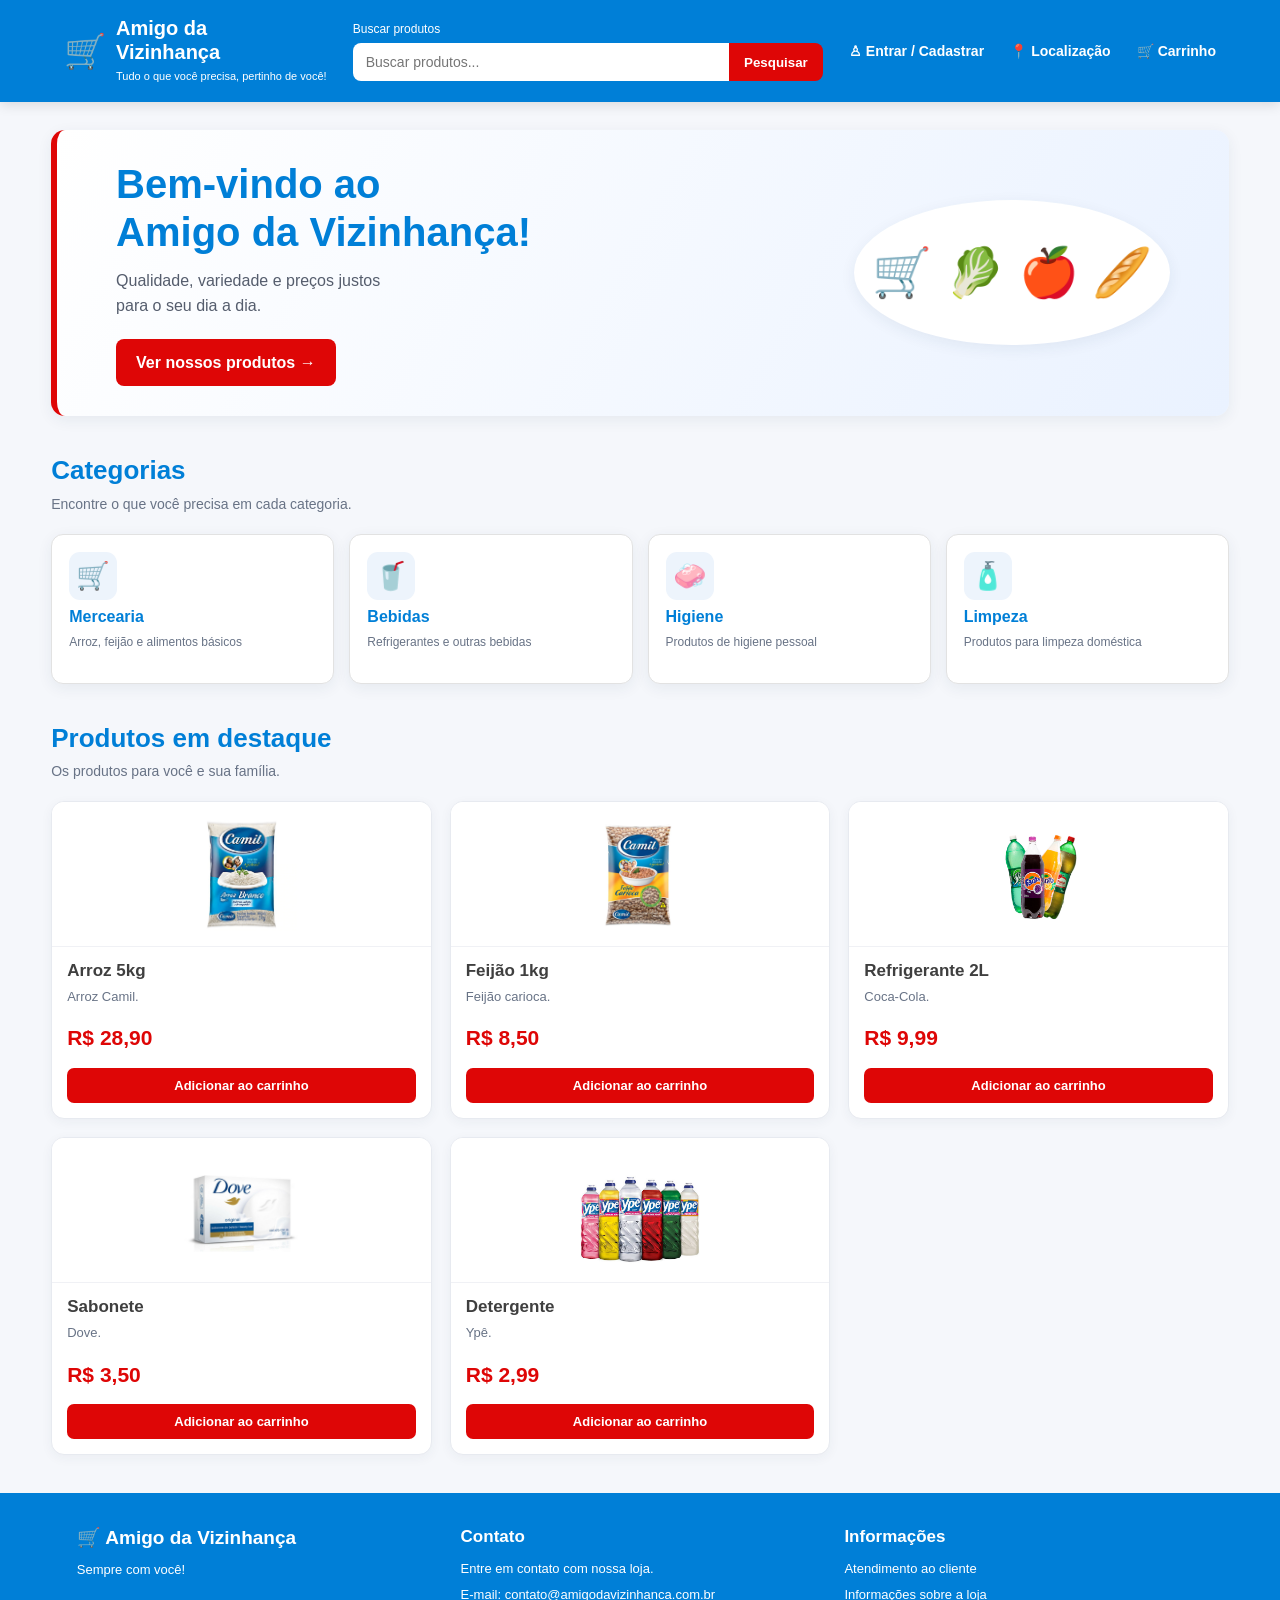
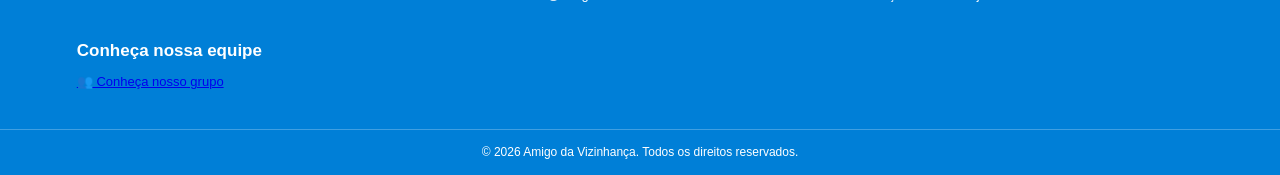
<file: amigo-da-vizinhanca-main/amigo-da-vizinhanca-main/index.html>
<!DOCTYPE html>
<html lang="pt-BR">
<head>
  <meta charset="UTF-8">
  <meta name="viewport" content="width=device-width, initial-scale=1.0">
  <title>Amigo da Vizinhança</title>
  <link rel="stylesheet" href="style.css">
</head>

<body>

<header class="cabecalho">
  <a href="index.html" class="logo">
    <span class="icone-logo">🛒</span>
    <span>
            <strong>Amigo da<br>Vizinhança</strong>
            <small>Tudo o que você precisa, pertinho de você!</small>
        </span>
  </a>

  <section class="pesquisa" aria-label="Pesquisa de produtos">
    <label for="busca" class="rotulo-pesquisa">Buscar produtos</label>
    <div class="campo-pesquisa">
      <input type="text" id="busca" placeholder="Buscar produtos...">
      <button type="button" id="botaoPesquisar">Pesquisar</button>
    </div>
  </section>

  <a href="/Login/Cadastro/login.html" class="link-cabecalho">♙ Entrar / Cadastrar</a>
  <a href="/Localização/localizacao.html" class="link-cabecalho">📍 Localização</a>
  <a href="carrinho.html" class="link-cabecalho">🛒 Carrinho</a>
</header>

<main class="conteudo">

  <section class="banner">
    <div class="texto-banner">
      <h1>Bem-vindo ao<br>Amigo da Vizinhança!</h1>
      <p>Qualidade, variedade e preços justos<br>para o seu dia a dia.</p>
      <a href="#produtos" class="botao-banner">Ver nossos produtos →</a>
    </div>

    <div class="imagem-banner" aria-hidden="true">
      🛒 🥬 🍎 🥖
    </div>
  </section>

  <section class="categorias">
    <h2>Categorias</h2>
    <p class="subtitulo">Encontre o que você precisa em cada categoria.</p>

    <div class="lista-categorias">
      <button type="button" class="categoria" data-categoria="mercearia">
        <span class="icone-categoria">🛒</span>
        <strong>Mercearia</strong>
        <small>Arroz, feijão e alimentos básicos</small>
      </button>

      <button type="button" class="categoria" data-categoria="bebidas">
        <span class="icone-categoria">🥤</span>
        <strong>Bebidas</strong>
        <small>Refrigerantes e outras bebidas</small>
      </button>

      <button type="button" class="categoria" data-categoria="higiene">
        <span class="icone-categoria">🧼</span>
        <strong>Higiene</strong>
        <small>Produtos de higiene pessoal</small>
      </button>

      <button type="button" class="categoria" data-categoria="limpeza">
        <span class="icone-categoria">🧴</span>
        <strong>Limpeza</strong>
        <small>Produtos para limpeza doméstica</small>
      </button>
    </div>
  </section>

  <section class="produtos" id="produtos">
    <div class="titulo-produtos">
      <h2>Produtos em destaque</h2>
      <p class="subtitulo">Os produtos para você e sua família.</p>
    </div>

    <p id="mensagemCarrinho" aria-live="polite"></p>

    <div class="lista-produtos">

      <article class="produto" data-categoria="mercearia">
        <img src="imagens/arroz.jpg" alt="Pacote de arroz Camil de 5 kg" class="imagem-produto">
        <div class="detalhes-produto">
          <h3>Arroz 5kg</h3>
          <p>Arroz Camil.</p>
          <p class="preco">R$ 28,90</p>
          <button type="button">Adicionar ao carrinho</button>
        </div>
      </article>

      <article class="produto" data-categoria="mercearia">
        <img src="imagens/feijao.jpg" alt="Pacote de feijão carioca de 1 kg" class="imagem-produto">
        <div class="detalhes-produto">
          <h3>Feijão 1kg</h3>
          <p>Feijão carioca.</p>
          <p class="preco">R$ 8,50</p>
          <button type="button">Adicionar ao carrinho</button>
        </div>
      </article>

      <article class="produto" data-categoria="bebidas">
        <img src="imagens/refrigerante.jpg" alt="Garrafa de Coca-Cola de 2 litros" class="imagem-produto">
        <div class="detalhes-produto">
          <h3>Refrigerante 2L</h3>
          <p>Coca-Cola.</p>
          <p class="preco">R$ 9,99</p>
          <button type="button">Adicionar ao carrinho</button>
        </div>
      </article>

      <article class="produto" data-categoria="higiene">
        <img src="imagens/sabonete.jpg" alt="Sabonete Dove" class="imagem-produto">
        <div class="detalhes-produto">
          <h3>Sabonete</h3>
          <p>Dove.</p>
          <p class="preco">R$ 3,50</p>
          <button type="button">Adicionar ao carrinho</button>
        </div>
      </article>

      <article class="produto" data-categoria="limpeza">
        <img src="imagens/detergente.jpg" alt="Detergente Ypê" class="imagem-produto">
        <div class="detalhes-produto">
          <h3>Detergente</h3>
          <p>Ypê.</p>
          <p class="preco">R$ 2,99</p>
          <button type="button">Adicionar ao carrinho</button>
        </div>
      </article>

    </div>
  </section>

</main>

<footer class="rodape">
  <div class="rodape-marca">
    <strong>🛒 Amigo da Vizinhança</strong>
    <p>Sempre com você!</p>
  </div>

  <div>
    <h3>Contato</h3>
    <p>Entre em contato com nossa loja.</p>
    <p>E-mail: contato@amigodavizinhanca.com.br</p>
  </div>

  <div>
    <h3>Informações</h3>
    <p>Atendimento ao cliente</p>
    <p>Informações sobre a loja</p>
  </div>

<div class="rodape-grupo">
        <h3>Conheça nossa equipe</h3>

        <p>
            <a href="/Sobre a galera/grupo.html">
                👥 Conheça nosso grupo
            </a>
        </p>
    </div>

</footer>

<p class="direitos">
  © 2026 Amigo da Vizinhança. Todos os direitos reservados.
</p>

<script src="script.js"></script>

</body>
</html>
</file>
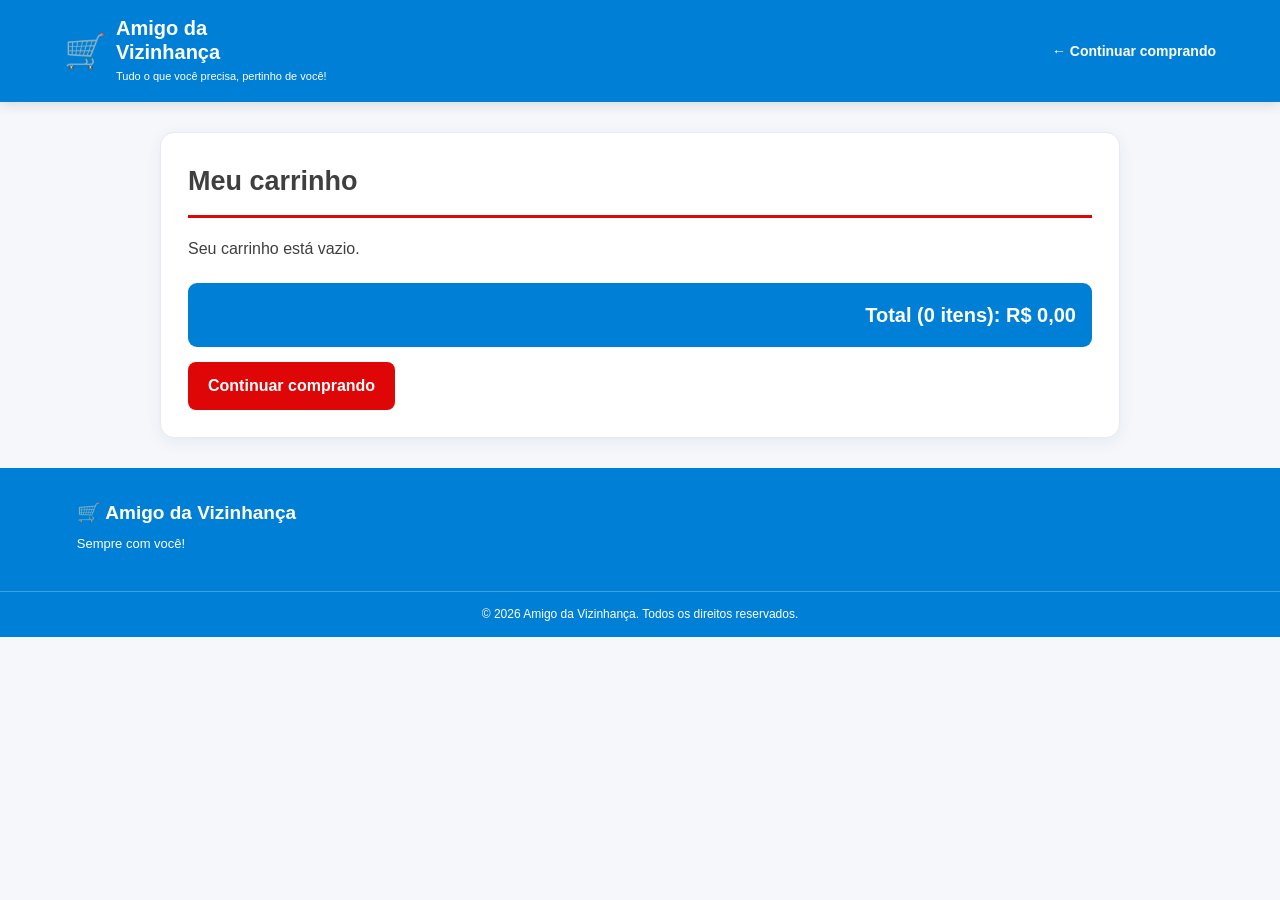
<file: amigo-da-vizinhanca-main/amigo-da-vizinhanca-main/carrinho.html>
<!DOCTYPE html>
<html lang="pt-BR">
<head>
  <meta charset="UTF-8">
  <meta name="viewport" content="width=device-width, initial-scale=1.0">
  <title>Meu Carrinho - Amigo da Vizinhança</title>
  <link rel="stylesheet" href="style.css">
</head>

<body>

<header class="cabecalho">
  <a href="index.html" class="logo">
    <span class="icone-logo">🛒</span>
    <span>
      <strong>Amigo da<br>Vizinhança</strong>
      <small>Tudo o que você precisa, pertinho de você!</small>
    </span>
  </a>

  <a href="index.html" class="link-cabecalho">
    ← Continuar comprando
  </a>
</header>

<main class="conteudo">
  <section class="area-carrinho" id="areaCarrinho">
    <h1>Meu carrinho</h1>

    <div id="itensCarrinho"></div>

    <p id="totalCarrinho">Total: R$ 0,00</p>

    <a href="index.html" class="botao-banner">
      Continuar comprando
    </a>
  </section>
</main>

<footer class="rodape">
  <div class="rodape-marca">
    <strong>🛒 Amigo da Vizinhança</strong>
    <p>Sempre com você!</p>
  </div>
</footer>

<p class="direitos">
  © 2026 Amigo da Vizinhança. Todos os direitos reservados.
</p>

<script src="script.js"></script>

</body>
</html>
</file>
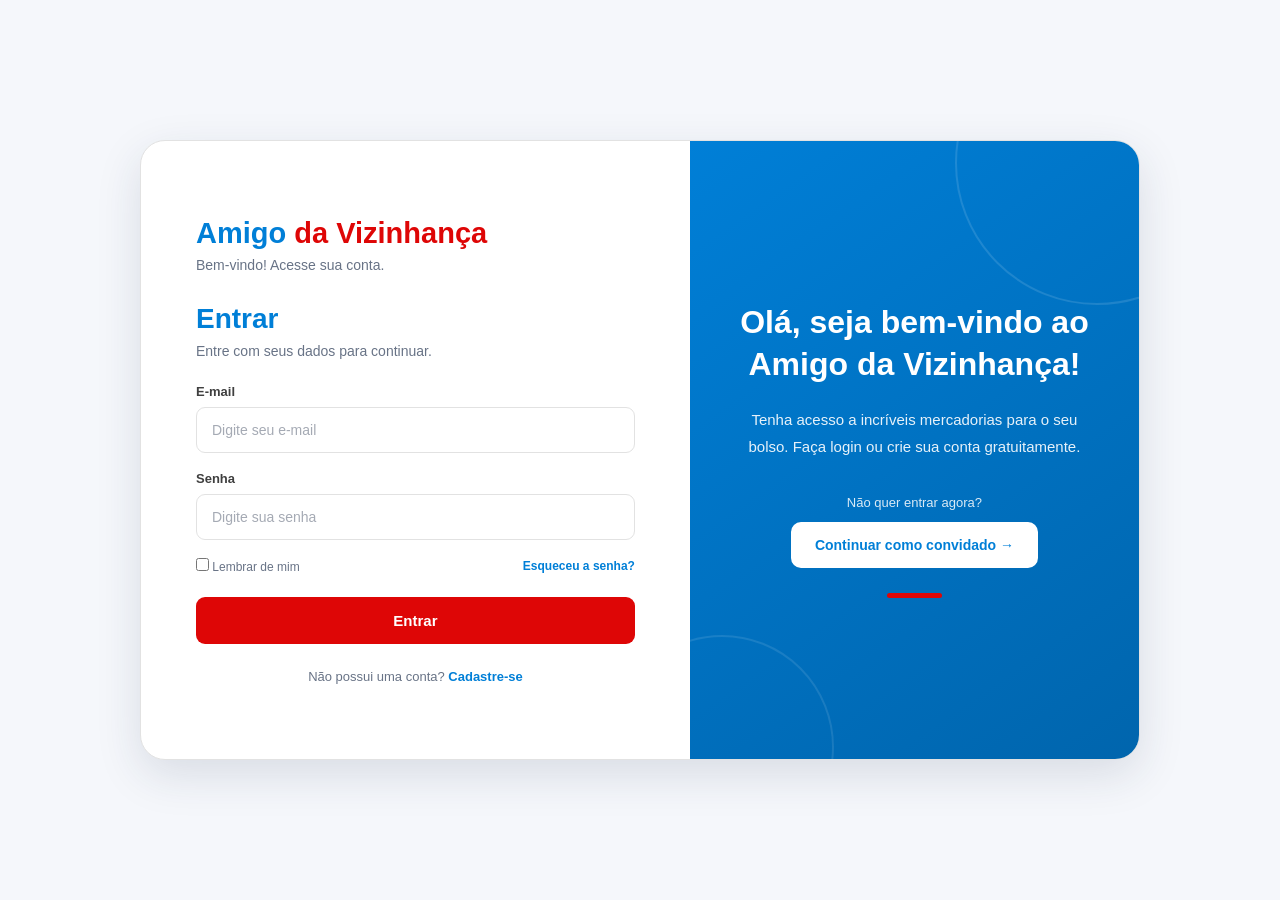
<file: Login/Cadastro/login.html>
<!DOCTYPE html>
<html lang="pt-BR">
<head>
    <meta charset="UTF-8">
    <meta name="viewport" content="width=device-width, initial-scale=1.0">
    <title>Login e Cadastro</title>
    <link rel="stylesheet" href="style.css">
</head>
<body>


    <main class="container">

        <div class="form-container">

            <div class="logo">
                <h1>Amigo<span> da Vizinhança</span></h1>
                <p>Bem-vindo! Acesse sua conta.</p>
            </div>

            <!-- LOGIN -->
            <form id="loginForm" class="form active">

                <h2>Entrar</h2>
                <p class="subtitle">Entre com seus dados para continuar.</p>

                <div class="input-group">
                    <label>E-mail</label>
                    <input type="email" id="loginEmail"
                           placeholder="Digite seu e-mail" required>
                </div>

                <div class="input-group">
                    <label>Senha</label>
                    <input type="password" id="loginPassword"
                           placeholder="Digite sua senha" required>
                </div>

                <div class="options">
                    <label>
                        <input type="checkbox"> Lembrar de mim
                    </label>
                    <a href="#">Esqueceu a senha?</a>
                </div>

                <button type="submit">Entrar</button>

                <p class="switch">
                    Não possui uma conta?
                    <a href="#" id="showRegister">Cadastre-se</a>
                </p>

            </form>

            <!-- CADASTRO -->
            <form id="registerForm" class="form">

                <h2>Criar conta</h2>
                <p class="subtitle">Preencha os dados abaixo.</p>

                <div class="input-group">
                    <label>Nome completo</label>
                    <input type="text" id="registerName"
                           placeholder="Seu nome" required>
                </div>

                <div class="input-group">
                    <label>E-mail</label>
                    <input type="email" id="registerEmail"
                           placeholder="Seu e-mail" required>
                </div>

                <div class="input-group">
                    <label>Senha</label>
                    <input type="password" id="registerPassword"
                           placeholder="Crie uma senha" required minlength="6">
                </div>

                <div class="input-group">
                    <label>Confirmar senha</label>
                    <input type="password" id="confirmPassword"
                           placeholder="Confirme sua senha" required>
                </div>

                <button type="submit">Cadastrar</button>

                <p class="switch">
                    Já possui uma conta?
                    <a href="#" id="showLogin">Fazer login</a>
                </p>

            </form>

        </div>

      
<div class="welcome-panel">

    <div>

        <h2>Olá, seja bem-vindo ao Amigo da Vizinhança!</h2>

        <p>
            Tenha acesso a incríveis mercadorias para o seu bolso.
            Faça login ou crie sua conta gratuitamente.
        </p>

        <div class="guest-option">

            <span>Não quer entrar agora?</span>

            <a href="/amigo-da-vizinhanca-main/amigo-da-vizinhanca-main/index.html" class="guest-button">
                Continuar como convidado →
            </a>

        </div>

    </div>

</div>


    </main>

    <script src="script.js"></script>
</body>
</html>
</file>
<file: amigo-da-vizinhanca-main/amigo-da-vizinhanca-main/style.css>
/* ========================================
   AMIGO DA VIZINHANÇA - ESTILO GERAL
======================================== */

:root {
  --vermelho: #DE0606;
  --azul: #007FD7;
  --vermelho-escuro: #AC0202;
  --cinza-claro: #E2E2E2;
  --cinza-escuro: #3F3F3F;
  --branco: #FFFFFF;
  --fundo: #F5F7FB;
  --texto-suave: #687386;
  --sombra: 0 4px 15px rgba(30, 50, 80, 0.07);
}

* {
  margin: 0;
  padding: 0;
  box-sizing: border-box;
}

html {
  scroll-behavior: smooth;
}

body {
  font-family: Arial, Helvetica, sans-serif;
  background-color: var(--fundo);
  color: var(--cinza-escuro);
  line-height: 1.6;
}

button,
input {
  font-family: inherit;
}

button {
  cursor: pointer;
}

a {
  transition: color 0.2s, opacity 0.2s;
}

/* ========================================
   CABEÇALHO
======================================== */

.cabecalho {
  display: flex;
  align-items: center;
  justify-content: space-between;
  gap: 22px;
  flex-wrap: wrap;
  padding: 16px 5%;
  background-color: var(--azul);
  color: var(--branco);
  box-shadow: 0 3px 12px rgba(0, 0, 0, 0.12);
}

.logo {
  display: flex;
  align-items: center;
  gap: 10px;
  color: var(--branco);
  text-decoration: none;
}

.icone-logo {
  font-size: 34px;
}

.logo strong {
  display: block;
  font-size: 20px;
  line-height: 1.2;
}

.logo small {
  display: block;
  margin-top: 4px;
  font-size: 11px;
}

.cabecalho nav {
  display: flex;
  align-items: center;
  gap: 18px;
  flex-wrap: wrap;
}

.pesquisa {
  flex: 1;
  min-width: 220px;
  max-width: 470px;
}

.rotulo-pesquisa {
  display: block;
  margin-bottom: 4px;
  color: var(--branco);
  font-size: 12px;
}

.campo-pesquisa {
  display: flex;
  width: 100%;
}

.campo-pesquisa input {
  flex: 1;
  min-width: 0;
  padding: 11px 13px;
  border: none;
  border-radius: 8px 0 0 8px;
  outline: none;
  font-size: 14px;
}

.campo-pesquisa input:focus {
  box-shadow: inset 0 0 0 2px var(--vermelho);
}

.campo-pesquisa button {
  padding: 11px 15px;
  border: none;
  border-radius: 0 8px 8px 0;
  background-color: var(--vermelho);
  color: var(--branco);
  font-weight: bold;
}

.campo-pesquisa button:hover {
  background-color: var(--vermelho-escuro);
}

.link-cabecalho {
  color: var(--branco);
  text-decoration: none;
  font-size: 14px;
  font-weight: bold;
}

.link-cabecalho:hover {
  opacity: 0.8;
}

/* ========================================
   CONTEÚDO
======================================== */

.conteudo {
  width: 92%;
  max-width: 1200px;
  margin: 0 auto;
}

/* ========================================
   BANNER PRINCIPAL
======================================== */

.banner {
  display: flex;
  align-items: center;
  justify-content: space-between;
  gap: 25px;
  min-height: 235px;
  margin: 28px 0 38px;
  padding: 30px 5%;
  border-left: 6px solid var(--vermelho);
  border-radius: 14px;
  background: linear-gradient(120deg, #FFFFFF, #EAF2FF);
  box-shadow: var(--sombra);
  overflow: hidden;
}

.texto-banner {
  flex: 1;
}

.texto-banner h1 {
  margin-bottom: 12px;
  color: var(--azul);
  font-size: clamp(27px, 3.5vw, 40px);
  line-height: 1.2;
}

.texto-banner p {
  margin-bottom: 20px;
  color: #555D6D;
  font-size: 16px;
}

.botao-banner {
  display: inline-block;
  padding: 11px 20px;
  border-radius: 8px;
  background-color: var(--vermelho);
  color: var(--branco);
  text-decoration: none;
  font-weight: bold;
}

.botao-banner:hover {
  background-color: var(--vermelho-escuro);
}

.imagem-banner {
  display: flex;
  align-items: center;
  justify-content: center;
  min-width: 145px;
  min-height: 145px;
  padding: 18px;
  border-radius: 50%;
  background-color: var(--branco);
  font-size: 48px;
  box-shadow: var(--sombra);
}

/* ========================================
   TÍTULOS DAS SEÇÕES
======================================== */

.categorias,
.produtos {
  margin-bottom: 38px;
}

.categorias h2,
.titulo-produtos h2 {
  margin-bottom: 5px;
  color: var(--azul);
  font-size: 26px;
  line-height: 1.3;
}

.subtitulo {
  margin-bottom: 18px;
  color: var(--texto-suave);
  font-size: 14px;
}

/* ========================================
   CATEGORIAS
======================================== */

.lista-categorias {
  display: grid;
  grid-template-columns: repeat(4, minmax(0, 1fr));
  gap: 15px;
}

.categoria {
  display: flex;
  flex-direction: column;
  align-items: flex-start;
  gap: 8px;
  min-height: 150px;
  padding: 17px;
  border: 1px solid var(--cinza-claro);
  border-radius: 12px;
  background-color: var(--branco);
  text-align: left;
  box-shadow: var(--sombra);
  transition: transform 0.2s, border-color 0.2s;
}

.categoria:hover {
  transform: translateY(-3px);
  border-color: var(--azul);
}

.categoria:focus-visible {
  outline: 3px solid var(--vermelho);
  outline-offset: 3px;
}

.icone-categoria {
  display: flex;
  align-items: center;
  justify-content: center;
  width: 48px;
  height: 48px;
  border-radius: 11px;
  background-color: #EDF4FC;
  font-size: 27px;
}

.categoria strong {
  color: var(--azul);
  font-size: 16px;
}

.categoria small {
  color: var(--texto-suave);
  font-size: 12px;
  line-height: 1.4;
}

/* ========================================
   CARTÕES DE PRODUTOS
======================================== */

.lista-produtos {
  display: grid;
  grid-template-columns: repeat(3, minmax(0, 1fr));
  gap: 18px;
  align-items: stretch;
}

.produto {
  display: flex;
  flex-direction: column;
  min-width: 0;
  overflow: hidden;
  border: 1px solid #E7EAF0;
  border-radius: 13px;
  background-color: var(--branco);
  box-shadow: 0 3px 12px rgba(30, 50, 80, 0.05);
  transition: transform 0.2s, box-shadow 0.2s;
}

.produto:hover {
  transform: translateY(-3px);
  box-shadow: 0 8px 20px rgba(30, 50, 80, 0.11);
}

.imagem-produto {
  display: block;
  width: 100%;
  height: 145px;
  padding: 12px;
  object-fit: contain;
  background-color: var(--branco);
  border-bottom: 1px solid #F0F1F5;
}

/* Informações internas dos produtos */
.produto .detalhes-produto {
  display: flex;
  flex-direction: column;
  align-items: stretch;
  flex: 1;
  min-width: 0;
  padding: 13px 15px 15px;
}

.produto .detalhes-produto h3 {
  margin-bottom: 4px;
  color: var(--cinza-escuro);
  font-size: 17px;
  line-height: 1.35;
  cursor: pointer;
}

.produto .detalhes-produto h3:hover {
  color: var(--azul);
}

.produto .detalhes-produto p {
  margin-bottom: 6px;
  color: var(--texto-suave);
  font-size: 13px;
}

.produto .detalhes-produto .preco {
  margin: 8px 0 13px;
  color: var(--vermelho);
  font-size: 21px;
  font-weight: bold;
}

.produto .detalhes-produto button {
  width: 100%;
  margin-top: auto;
  padding: 10px 8px;
  border: none;
  border-radius: 7px;
  background-color: var(--vermelho);
  color: var(--branco);
  font-size: 13px;
  font-weight: bold;
  transition: background-color 0.2s;
}

.produto .detalhes-produto button:hover {
  background-color: var(--vermelho-escuro);
}

.produto .detalhes-produto button:focus-visible {
  outline: 3px solid var(--azul);
  outline-offset: 3px;
}

/* Mensagem ao adicionar ao carrinho */
#mensagemCarrinho {
  margin-bottom: 15px;
  color: #087A36;
  font-weight: bold;
}

/* ========================================
   TELA DE DETALHES DO PRODUTO
======================================== */

.detalhes-produto:has(.detalhe-imagem) {
  display: grid;
  grid-template-columns: minmax(0, 0.9fr) minmax(0, 1fr);
  align-items: center;
  gap: 35px;
  max-width: 960px;
  margin: 35px auto;
  padding: 30px;
  border: 1px solid #E7EAF0;
  border-radius: 15px;
  background-color: var(--branco);
  box-shadow: var(--sombra);
}

.detalhe-imagem {
  display: flex;
  align-items: center;
  justify-content: center;
  min-width: 0;
  min-height: 280px;
  padding: 18px;
  border-radius: 12px;
  background-color: #FAFBFD;
}

.detalhe-imagem img {
  display: block;
  width: 100%;
  max-width: 300px;
  height: 280px;
  object-fit: contain;
}

.detalhe-informacoes {
  min-width: 0;
}

.detalhe-categoria {
  display: inline-block;
  margin-bottom: 10px;
  padding: 5px 11px;
  border-radius: 20px;
  background-color: #EAF3FF;
  color: var(--azul);
  font-size: 12px;
  font-weight: bold;
}

.detalhe-informacoes h1 {
  margin: 5px 0 12px;
  color: var(--cinza-escuro);
  font-size: 28px;
  line-height: 1.25;
}

.detalhe-descricao {
  color: var(--texto-suave);
  font-size: 15px;
  line-height: 1.7;
}

.detalhe-preco {
  margin: 18px 0;
  color: var(--vermelho);
  font-size: 29px;
  font-weight: bold;
}

.seletor-quantidade {
  display: flex;
  align-items: center;
  gap: 13px;
  margin: 17px 0;
  color: var(--cinza-escuro);
}

.seletor-quantidade button {
  width: 36px;
  height: 36px;
  border: 1px solid var(--cinza-claro);
  border-radius: 7px;
  background-color: var(--branco);
  color: var(--azul);
  font-size: 21px;
  font-weight: bold;
}

.seletor-quantidade button:hover {
  background-color: #EDF4FC;
}

#quantidadeDetalhe {
  min-width: 20px;
  text-align: center;
  font-weight: bold;
}

.botao-adicionar-detalhe {
  width: 100%;
  padding: 13px;
  border: none;
  border-radius: 8px;
  background-color: var(--vermelho);
  color: var(--branco);
  font-size: 15px;
  font-weight: bold;
}

.botao-adicionar-detalhe:hover {
  background-color: var(--vermelho-escuro);
}

#mensagemDetalhe {
  margin-top: 12px;
  color: #087A36;
  font-size: 13px;
  font-weight: bold;
}

.voltar-produtos {
  display: inline-block;
  margin-top: 14px;
  color: var(--azul);
  font-size: 14px;
  text-decoration: none;
}

.voltar-produtos:hover {
  text-decoration: underline;
}

/* ========================================
   TELA DO CARRINHO
======================================== */

.area-carrinho {
  max-width: 960px;
  margin: 30px auto;
  padding: 27px;
  border: 1px solid #E7EAF0;
  border-radius: 14px;
  background-color: var(--branco);
  box-shadow: var(--sombra);
}

.area-carrinho h1 {
  margin-bottom: 18px;
  padding-bottom: 12px;
  border-bottom: 3px solid var(--vermelho);
  color: var(--cinza-escuro);
  font-size: 27px;
}

.item-carrinho {
  display: flex;
  align-items: center;
  flex-wrap: wrap;
  gap: 15px;
  margin-bottom: 12px;
  padding: 15px;
  border: 1px solid var(--cinza-claro);
  border-radius: 11px;
  background-color: #FFFFFF;
}

.imagem-item-carrinho {
  flex-shrink: 0;
  width: 85px;
  height: 85px;
  object-fit: contain;
  border-radius: 8px;
  background-color: #FFFFFF;
}

.item-carrinho .descricao-item-carrinho {
  flex: 1;
  min-width: 140px;
  margin: 0;
  color: var(--cinza-escuro);
  font-size: 14px;
  font-weight: bold;
}

.controles-quantidade {
  display: flex;
  align-items: center;
  gap: 8px;
}

.controles-quantidade button {
  width: 32px;
  height: 32px;
  border: none;
  border-radius: 6px;
  background-color: var(--azul);
  color: var(--branco);
  font-size: 19px;
  font-weight: bold;
}

.controles-quantidade button:hover {
  background-color: #005FA3;
}

.quantidade-item {
  min-width: 20px;
  text-align: center;
  font-size: 15px;
  font-weight: bold;
}

.item-carrinho .subtotal-item {
  margin: 0;
  color: var(--cinza-escuro);
  font-size: 15px;
  font-weight: bold;
  white-space: nowrap;
}

.item-carrinho .botao-remover {
  padding: 9px 12px;
  border: none;
  border-radius: 7px;
  background-color: var(--vermelho);
  color: var(--branco);
  font-size: 12px;
  font-weight: bold;
}

.item-carrinho .botao-remover:hover {
  background-color: var(--vermelho-escuro);
}

#totalCarrinho {
  margin-top: 22px;
  padding: 16px;
  border-radius: 9px;
  background-color: var(--azul);
  color: var(--branco);
  font-size: 20px;
  font-weight: bold;
  text-align: right;
}

.area-carrinho .botao-banner {
  margin-top: 15px;
}

#itensCarrinho:empty {
  display: none;
}

/* ========================================
   RODAPÉ
======================================== */

.rodape {
  display: grid;
  grid-template-columns: repeat(3, minmax(0, 1fr));
  gap: 25px;
  margin-top: 25px;
  padding: 30px 6%;
  background-color: var(--azul);
  color: var(--branco);
}

.rodape h3 {
  margin-bottom: 8px;
  color: var(--branco);
  font-size: 17px;
}

.rodape p {
  margin-bottom: 6px;
  color: var(--branco);
  font-size: 13px;
  overflow-wrap: anywhere;
}

.rodape-marca strong {
  display: block;
  color: var(--branco);
  font-size: 19px;
}

.rodape-marca p {
  margin-top: 6px;
}

.direitos {
  padding: 13px;
  border-top: 1px solid rgba(255, 255, 255, 0.25);
  background-color: var(--azul);
  color: var(--branco);
  text-align: center;
  font-size: 12px;
}

/* ========================================
   RESPONSIVIDADE
======================================== */

@media (max-width: 950px) {
  .pesquisa {
    order: 3;
    flex-basis: 100%;
    max-width: none;
  }

  .lista-categorias {
    grid-template-columns: repeat(2, minmax(0, 1fr));
  }

  .lista-produtos {
    grid-template-columns: repeat(2, minmax(0, 1fr));
  }

  .rodape {
    grid-template-columns: repeat(2, minmax(0, 1fr));
  }

  .detalhes-produto:has(.detalhe-imagem) {
    gap: 22px;
    padding: 22px;
  }
}

@media (max-width: 600px) {
  .cabecalho {
    gap: 13px;
    padding: 14px 4%;
  }

  .logo strong {
    font-size: 17px;
  }

  .logo small {
    font-size: 9px;
  }

  .icone-logo {
    font-size: 29px;
  }

  .cabecalho nav {
    gap: 12px;
  }

  .link-cabecalho {
    font-size: 12px;
  }

  .conteudo {
    width: 94%;
  }

  .banner {
    flex-direction: column;
    align-items: flex-start;
    gap: 18px;
    min-height: auto;
    margin: 20px 0 30px;
    padding: 24px 20px;
  }

  .texto-banner h1 {
    font-size: 29px;
  }

  .texto-banner p {
    font-size: 14px;
  }

  .imagem-banner {
    align-self: center;
    min-width: 110px;
    min-height: 110px;
    font-size: 37px;
  }

  .categorias h2,
  .titulo-produtos h2 {
    font-size: 23px;
  }

  .lista-categorias {
    gap: 10px;
  }

  .categoria {
    min-height: 140px;
    padding: 13px;
  }

  .categoria strong {
    font-size: 15px;
  }

  .categoria small {
    font-size: 11px;
  }

  .lista-produtos {
    grid-template-columns: repeat(2, minmax(0, 1fr));
    gap: 11px;
  }

  .imagem-produto {
    height: 115px;
    padding: 8px;
  }

  .produto .detalhes-produto {
    padding: 11px;
  }

  .produto .detalhes-produto h3 {
    font-size: 15px;
  }

  .produto .detalhes-produto p {
    font-size: 12px;
  }

  .produto .detalhes-produto .preco {
    font-size: 18px;
    margin: 7px 0 10px;
  }

  .produto .detalhes-produto button {
    padding: 9px 5px;
    font-size: 11px;
  }

  .detalhes-produto:has(.detalhe-imagem) {
    grid-template-columns: 1fr;
    gap: 18px;
    margin: 20px auto;
    padding: 17px;
  }

  .detalhe-imagem {
    min-height: 200px;
  }

  .detalhe-imagem img {
    height: 200px;
  }

  .detalhe-informacoes h1 {
    font-size: 24px;
  }

  .detalhe-preco {
    font-size: 25px;
  }

  .area-carrinho {
    margin: 20px auto;
    padding: 16px;
  }

  .area-carrinho h1 {
    font-size: 24px;
  }

  .item-carrinho {
    gap: 10px;
    padding: 12px;
  }

  .imagem-item-carrinho {
    width: 65px;
    height: 65px;
  }

  .item-carrinho .descricao-item-carrinho {
    min-width: 100px;
    font-size: 12px;
  }

  .item-carrinho .subtotal-item {
    font-size: 13px;
  }

  .controles-quantidade {
    gap: 5px;
  }

  .controles-quantidade button {
    width: 29px;
    height: 29px;
    font-size: 17px;
  }

  .item-carrinho .botao-remover {
    padding: 8px;
  }

  #totalCarrinho {
    padding: 13px;
    font-size: 17px;
  }

  .rodape {
    grid-template-columns: 1fr;
    gap: 18px;
    padding: 25px 6%;
  }
}

@media (max-width: 360px) {
  .lista-categorias {
    grid-template-columns: 1fr;
  }

  .campo-pesquisa button {
    padding: 10px;
    font-size: 12px;
  }
}
</file>
<file: Login/Cadastro/style.css>
/* ========================================
   AMIGO DA VIZINHANÇA
   LOGIN E CADASTRO
======================================== */

:root {
    --vermelho: #DE0606;
    --vermelho-escuro: #AC0202;

    --azul: #007FD7;
    --azul-escuro: #0065AD;

    --cinza-claro: #E2E2E2;
    --cinza-escuro: #3F3F3F;

    --branco: #FFFFFF;
    --fundo: #F5F7FB;

    --texto-suave: #687386;

    --sombra: 0 15px 45px rgba(30, 50, 80, 0.13);
}


/* ========================================
   RESET
======================================== */

* {
    margin: 0;
    padding: 0;
    box-sizing: border-box;
    font-family: Arial, Helvetica, sans-serif;
}

body {
    min-height: 100vh;

    display: flex;
    align-items: center;
    justify-content: center;

    padding: 25px;

    background: var(--fundo);
}




/* ========================================
   CONTAINER PRINCIPAL
======================================== */

.container {
    width: 100%;
    max-width: 1000px;

    min-height: 620px;

    display: flex;

    background: var(--branco);

    border-radius: 25px;

    overflow: hidden;

    box-shadow: var(--sombra);

    border: 1px solid var(--cinza-claro);
}


/* ========================================
   ÁREA DOS FORMULÁRIOS
======================================== */

.form-container {
    width: 55%;

    padding: 45px 55px;

    display: flex;
    flex-direction: column;
    justify-content: center;
}


/* ========================================
   VOLTAR AO INÍCIO
======================================== */

.voltar-inicio {
    display: inline-block;

    width: fit-content;

    margin-bottom: 25px;

    color: var(--azul);

    font-size: 13px;
    font-weight: bold;

    text-decoration: none;

    transition: color 0.2s;
}

.voltar-inicio:hover {
    color: var(--vermelho);
}


/* ========================================
   LOGO
======================================== */

.logo {
    margin-bottom: 30px;
}

.logo h1 {
    color: var(--azul);

    font-size: 29px;
    font-weight: bold;
}

.logo span {
    color: var(--vermelho);
}

.logo p {
    color: var(--texto-suave);

    margin-top: 7px;

    font-size: 14px;
}


/* ========================================
   FORMULÁRIOS
======================================== */

.form {
    display: none;

    animation: aparecer 0.4s ease;
}

.form.active {
    display: block;
}


/* ANIMAÇÃO */

@keyframes aparecer {

    from {
        opacity: 0;
        transform: translateY(12px);
    }

    to {
        opacity: 1;
        transform: translateY(0);
    }

}


/* ========================================
   TÍTULOS
======================================== */

.form h2 {
    color: var(--azul);

    font-size: 28px;

    margin-bottom: 5px;
}

.subtitle {
    color: var(--texto-suave);

    font-size: 14px;

    margin: 8px 0 25px;
}


/* ========================================
   CAMPOS
======================================== */

.input-group {
    margin-bottom: 18px;
}

.input-group label {
    display: block;

    font-size: 13px;
    font-weight: bold;

    color: var(--cinza-escuro);

    margin-bottom: 8px;
}

.input-group input {
    width: 100%;

    padding: 14px 15px;

    border: 1px solid var(--cinza-claro);

    border-radius: 9px;

    outline: none;

    background: var(--branco);

    color: var(--cinza-escuro);

    font-size: 14px;

    transition: border-color 0.25s, box-shadow 0.25s;
}

.input-group input::placeholder {
    color: #A5AAB4;
}

.input-group input:focus {
    border-color: var(--azul);

    box-shadow: 0 0 0 3px rgba(0, 127, 215, 0.12);
}


/* ========================================
   OPÇÕES DO LOGIN
======================================== */

.options {
    display: flex;
    justify-content: space-between;
    align-items: center;

    gap: 10px;

    font-size: 12px;

    margin-bottom: 23px;
}

.options label {
    color: var(--texto-suave);
}

.options input {
    accent-color: var(--azul);
}

.options a,
.switch a {
    color: var(--azul);

    text-decoration: none;

    font-weight: bold;

    transition: color 0.2s;
}

.options a:hover,
.switch a:hover {
    color: var(--vermelho);
}


/* ========================================
   BOTÕES
======================================== */

button {
    width: 100%;

    padding: 15px;

    border: none;

    border-radius: 9px;

    background: var(--vermelho);

    color: var(--branco);

    font-size: 15px;
    font-weight: bold;

    cursor: pointer;

    transition: background 0.25s, transform 0.25s;
}

button:hover {
    background: var(--vermelho-escuro);

    transform: translateY(-2px);
}

button:active {
    transform: translateY(0);
}


/* ========================================
   ALTERNAR LOGIN E CADASTRO
======================================== */

.switch {
    text-align: center;

    color: var(--texto-suave);

    font-size: 13px;

    margin-top: 25px;
}


/* ========================================
   PAINEL LATERAL
======================================== */

.welcome-panel {
    width: 45%;

    position: relative;

    display: flex;
    align-items: center;
    justify-content: center;

    padding: 45px;

    text-align: center;

    color: var(--branco);

    background: linear-gradient(
        145deg,
        var(--azul),
        var(--azul-escuro)
    );

    overflow: hidden;
}


/* DETALHE DECORATIVO */

.welcome-panel::before {
    content: "";

    position: absolute;

    width: 280px;
    height: 280px;

    border: 2px solid rgba(255,255,255,0.12);

    border-radius: 50%;

    top: -120px;
    right: -100px;
}

.welcome-panel::after {
    content: "";

    position: absolute;

    width: 220px;
    height: 220px;

    border: 2px solid rgba(255,255,255,0.10);

    border-radius: 50%;

    bottom: -100px;
    left: -80px;
}

.welcome-panel > div {
    position: relative;
    z-index: 1;
}

.welcome-panel h2 {
    font-size: 32px;

    line-height: 1.3;

    margin-bottom: 20px;
}

.welcome-panel p {
    line-height: 1.8;

    font-size: 15px;

    color: rgba(255,255,255,0.9);
}


/* ========================================
   DETALHE VERMELHO
======================================== */

.welcome-panel > div::after {
    content: "";

    display: block;

    width: 55px;
    height: 5px;

    margin: 25px auto 0;

    border-radius: 10px;

    background: var(--vermelho);
}


/* ========================================
   RESPONSIVIDADE - TABLETS
======================================== */

@media (max-width: 850px) {

    .container {
        max-width: 650px;
    }

    .form-container {
        width: 60%;

        padding: 35px;
    }

    .welcome-panel {
        width: 40%;

        padding: 25px;
    }

    .welcome-panel h2 {
        font-size: 25px;
    }

    .welcome-panel p {
        font-size: 13px;
    }

}


/* ========================================
   RESPONSIVIDADE - CELULARES
======================================== */

@media (max-width: 650px) {

    body {
        padding: 15px;
        align-items: flex-start;
    }

    .container {
        width: 100%;

        min-height: auto;

        flex-direction: column;

        border-radius: 18px;
    }

    .form-container {
        width: 100%;

        padding: 30px 22px;
    }

    .welcome-panel {
        width: 100%;

        min-height: 190px;

        padding: 30px 22px;
    }

    .welcome-panel h2 {
        font-size: 23px;
    }

    .welcome-panel p {
        font-size: 13px;
    }

    .logo {
        margin-bottom: 25px;
    }

    .logo h1 {
        font-size: 25px;
    }

    .form h2 {
        font-size: 25px;
    }

}


/* ========================================
   TELAS MUITO PEQUENAS
======================================== */

@media (max-width: 380px) {

    .form-container {
        padding: 25px 17px;
    }

    .options {
        flex-wrap: wrap;
    }

}


/* ========================================
   ACESSIBILIDADE
======================================== */

@media (prefers-reduced-motion: reduce) {

    *,
    *::before,
    *::after {
        animation: none !important;
        transition: none !important;
    }

}


/* ========================================
   ACESSO COMO CONVIDADO
======================================== */

.guest-option {

    display: flex;
    flex-direction: column;
    align-items: center;

    gap: 12px;

    margin-top: 35px;

}

.guest-option span {

    color: rgba(255, 255, 255, 0.85);

    font-size: 13px;

}

.guest-button {

    display: inline-block;

    padding: 13px 22px;

    border: 2px solid var(--branco);

    border-radius: 10px;

    background: var(--branco);

    color: var(--azul);

    font-size: 14px;

    font-weight: bold;

    text-decoration: none;

    transition: all 0.3s ease;

}

.guest-button:hover {

    background: var(--vermelho);

    border-color: var(--vermelho);

    color: var(--branco);

    transform: translateY(-3px);

}
</file>
